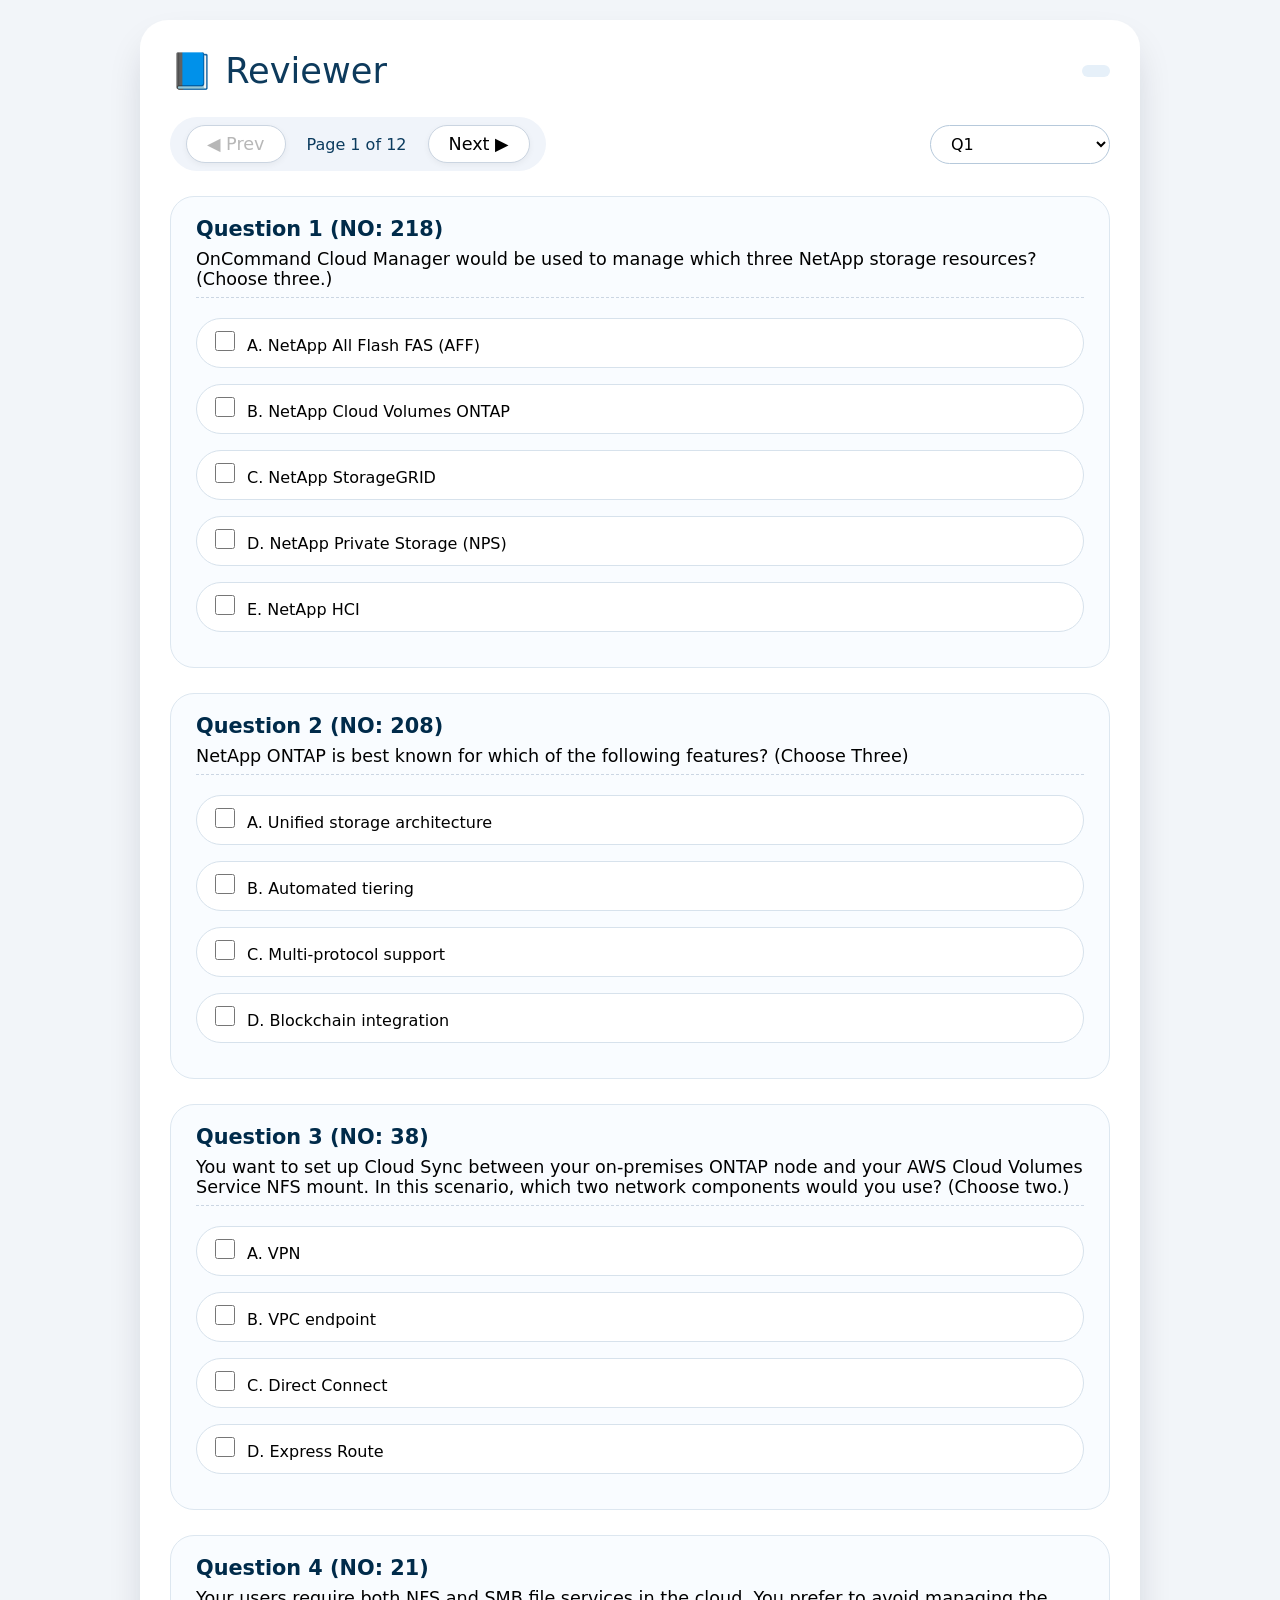
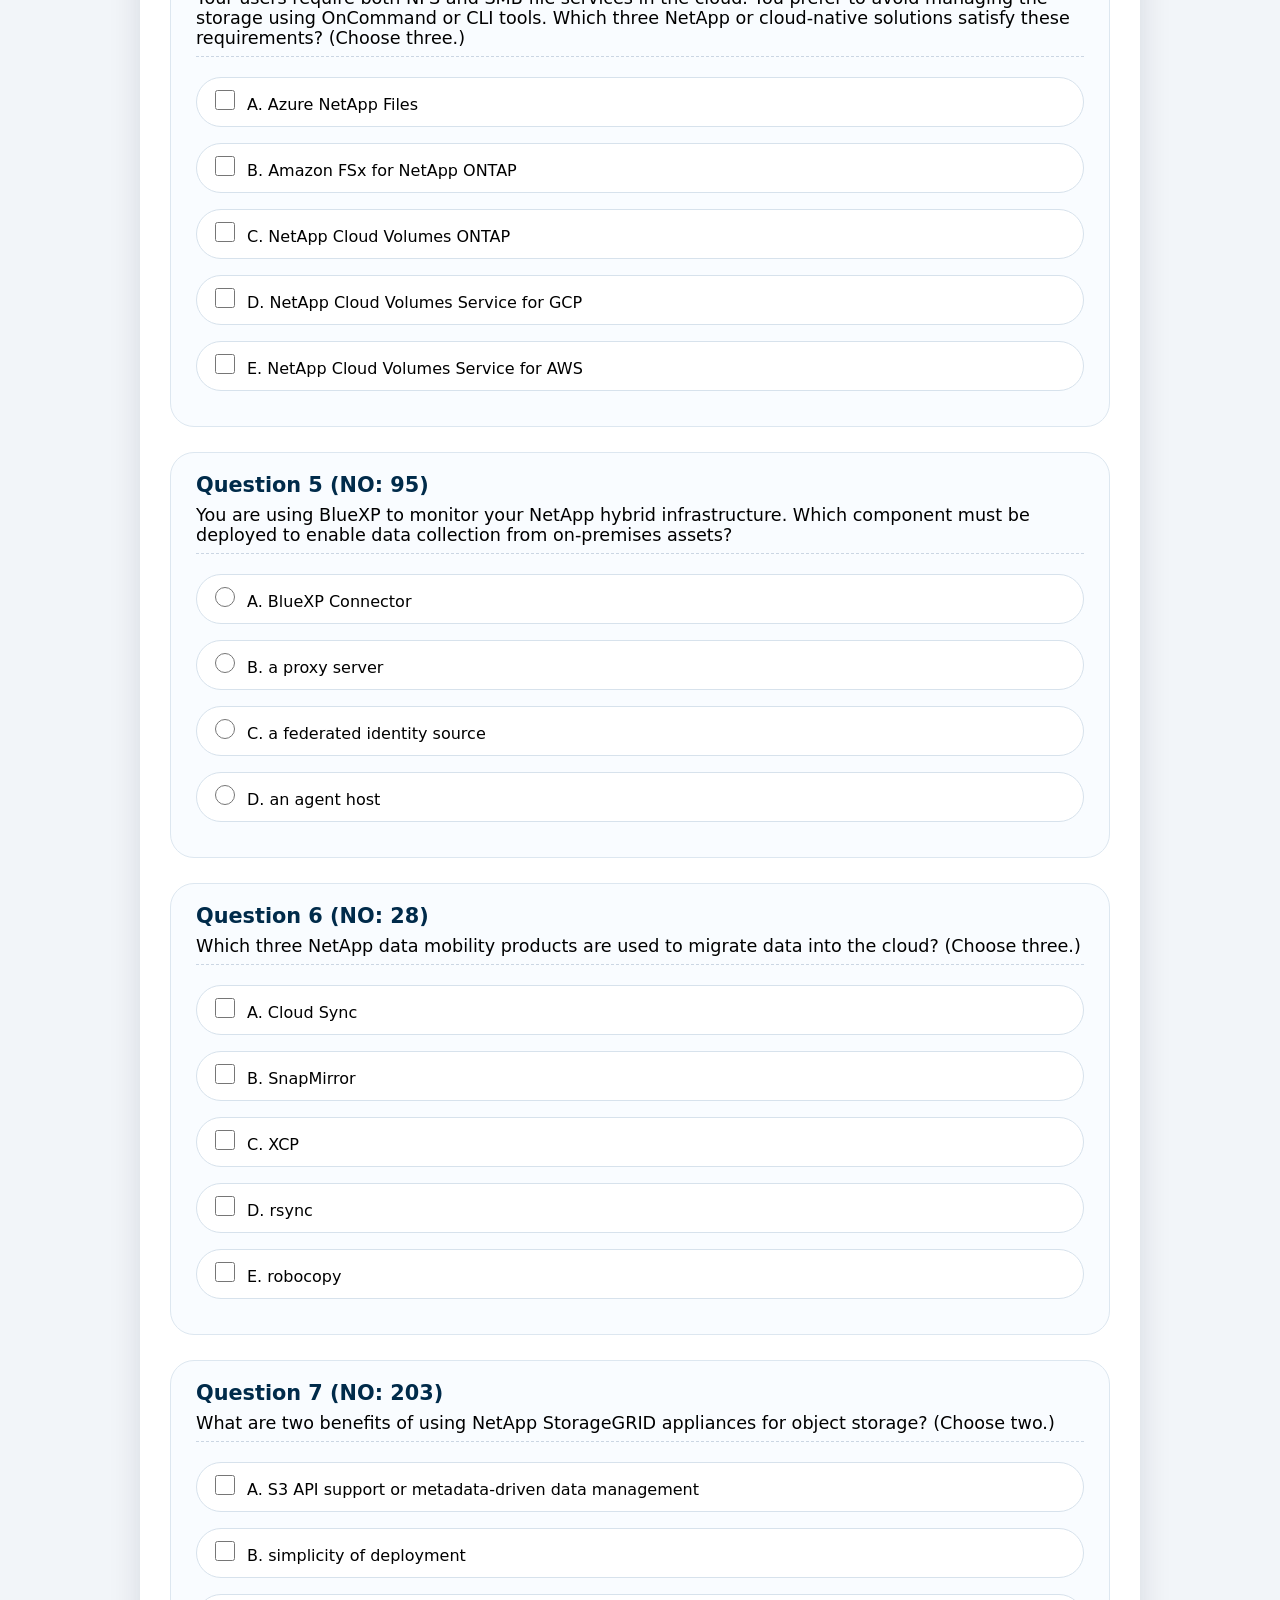
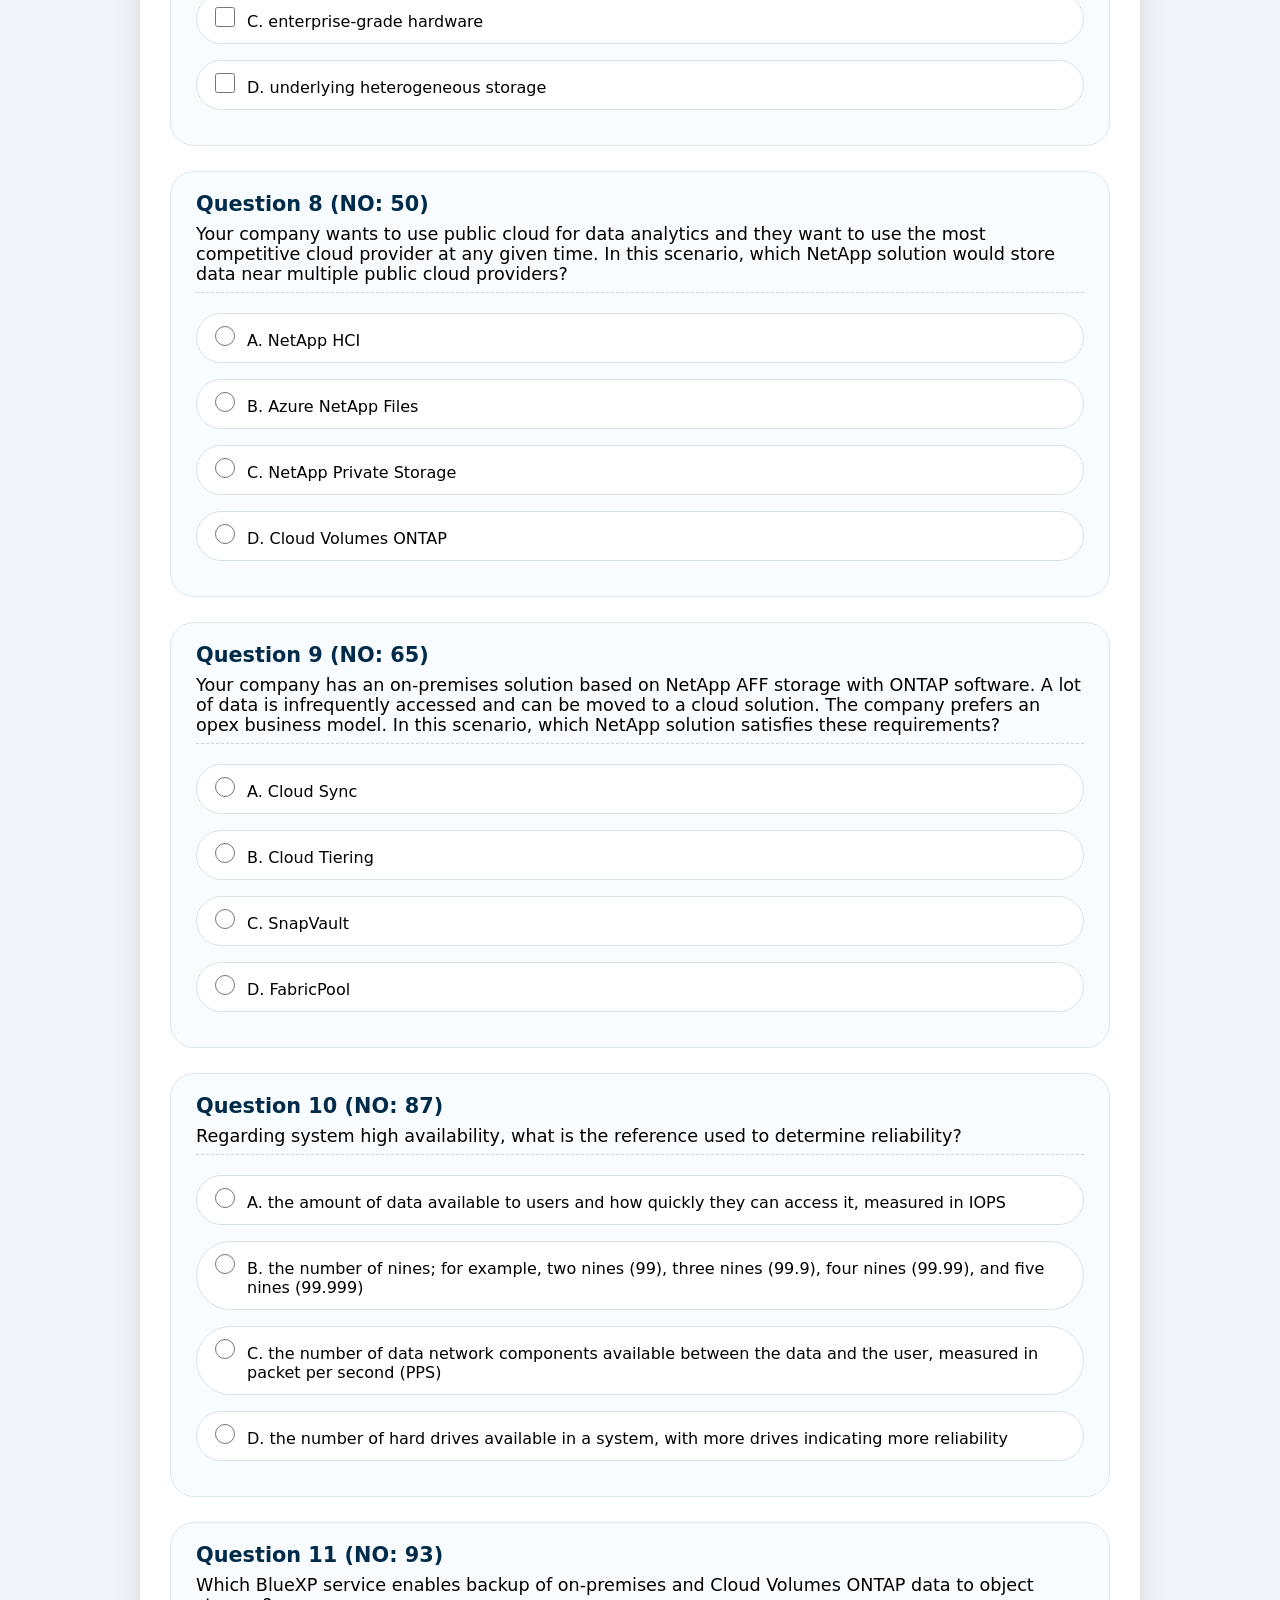
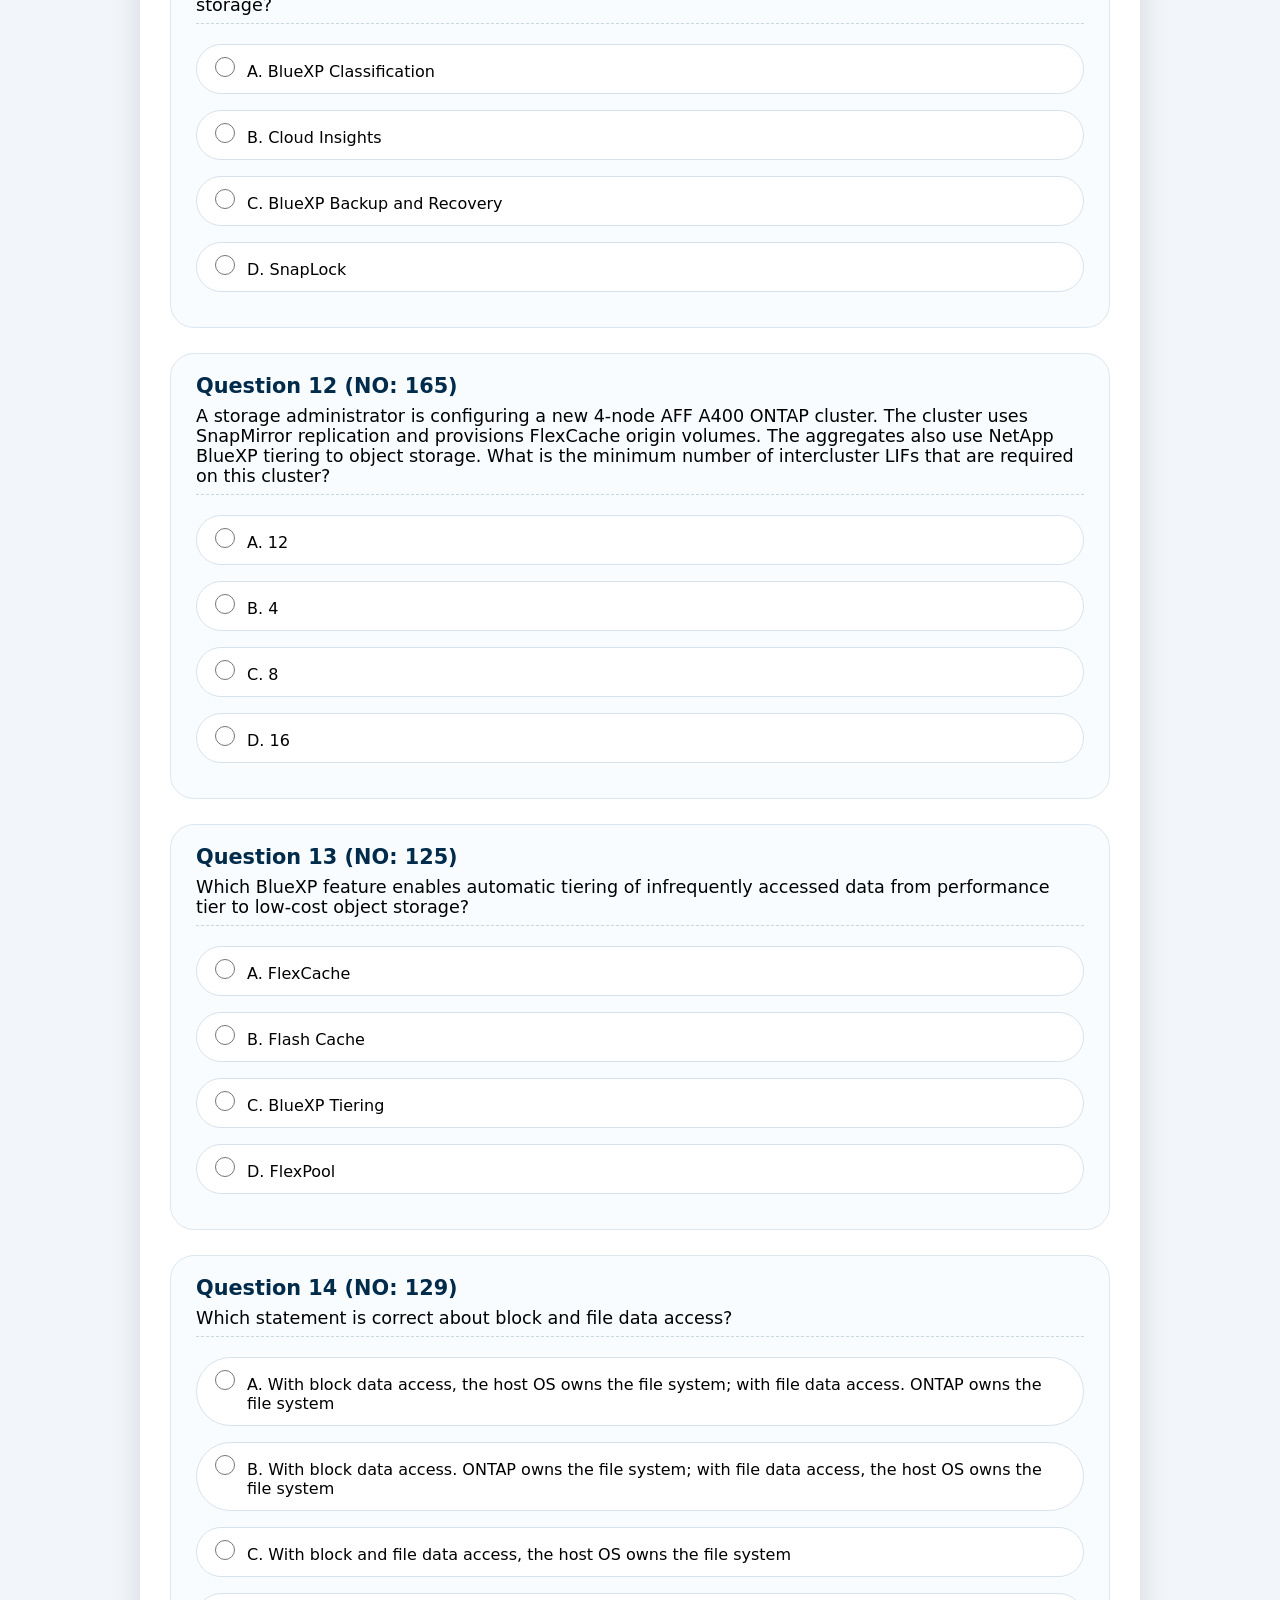
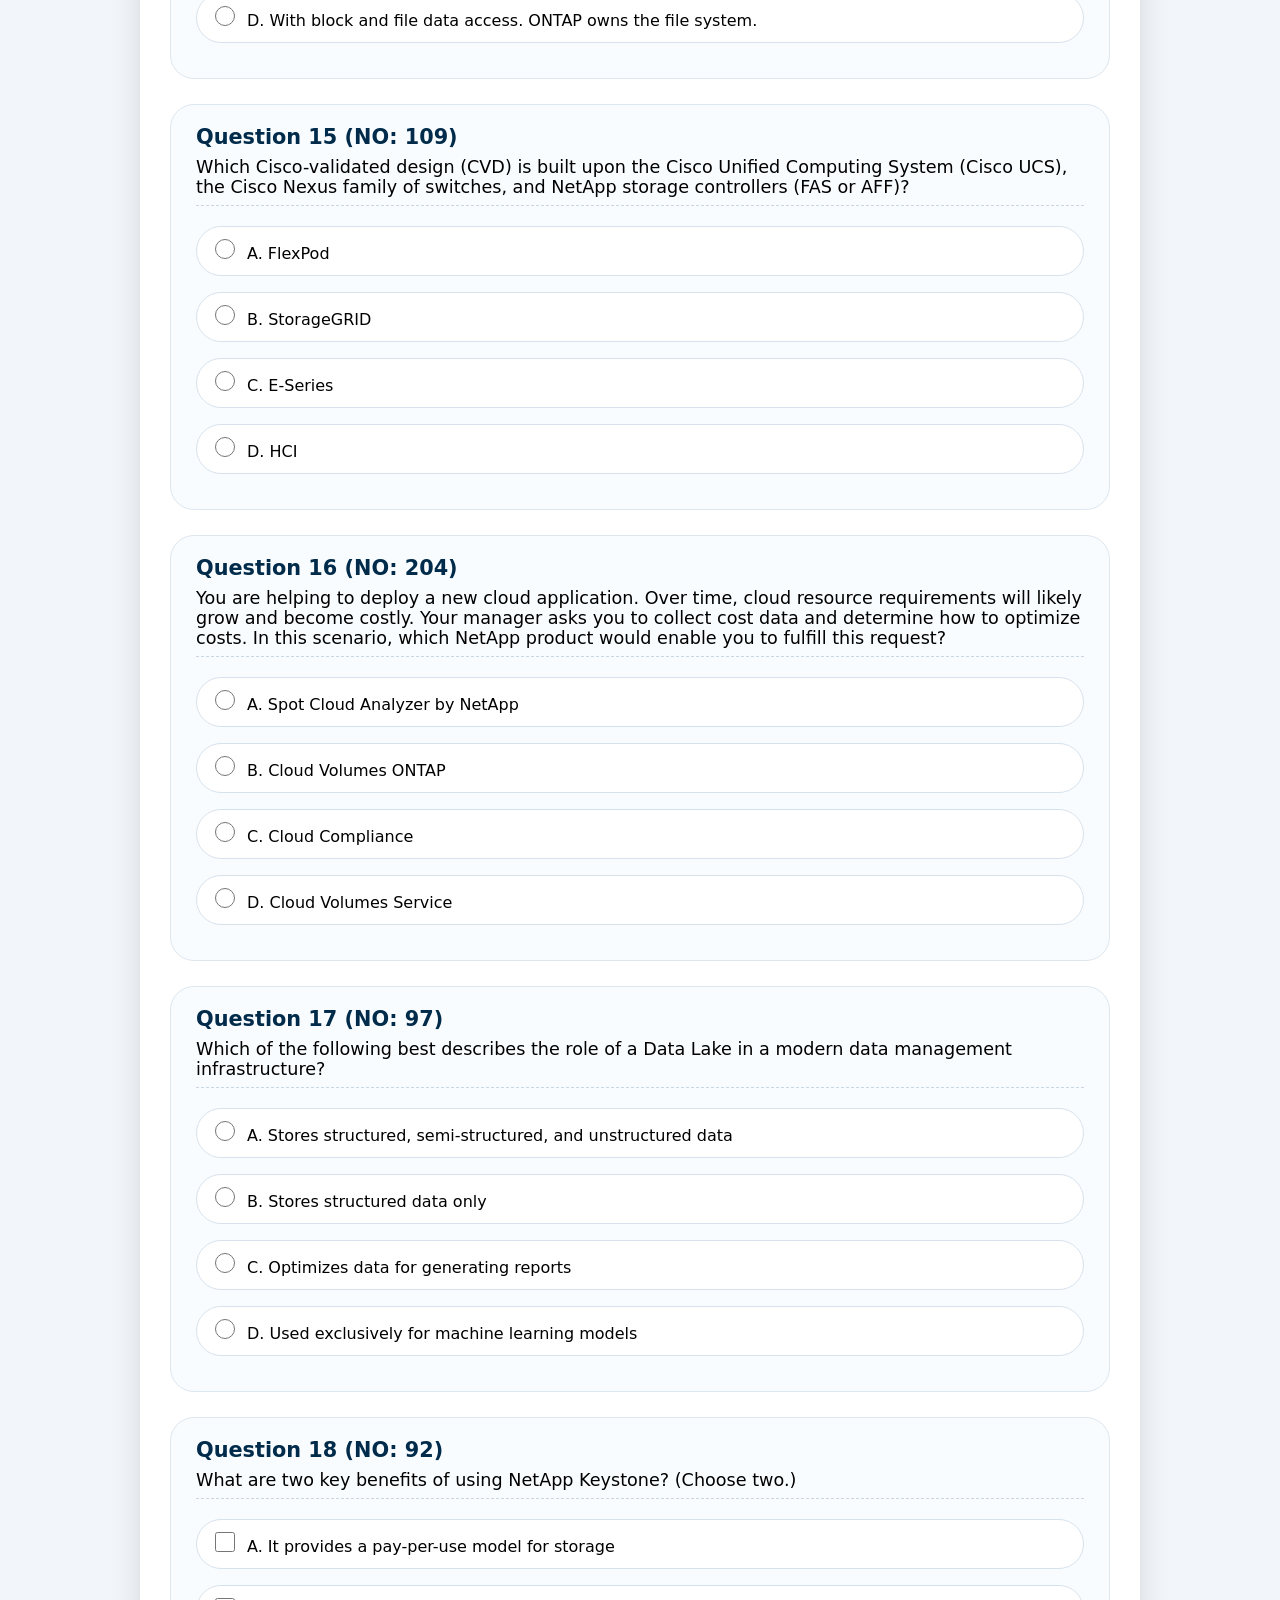
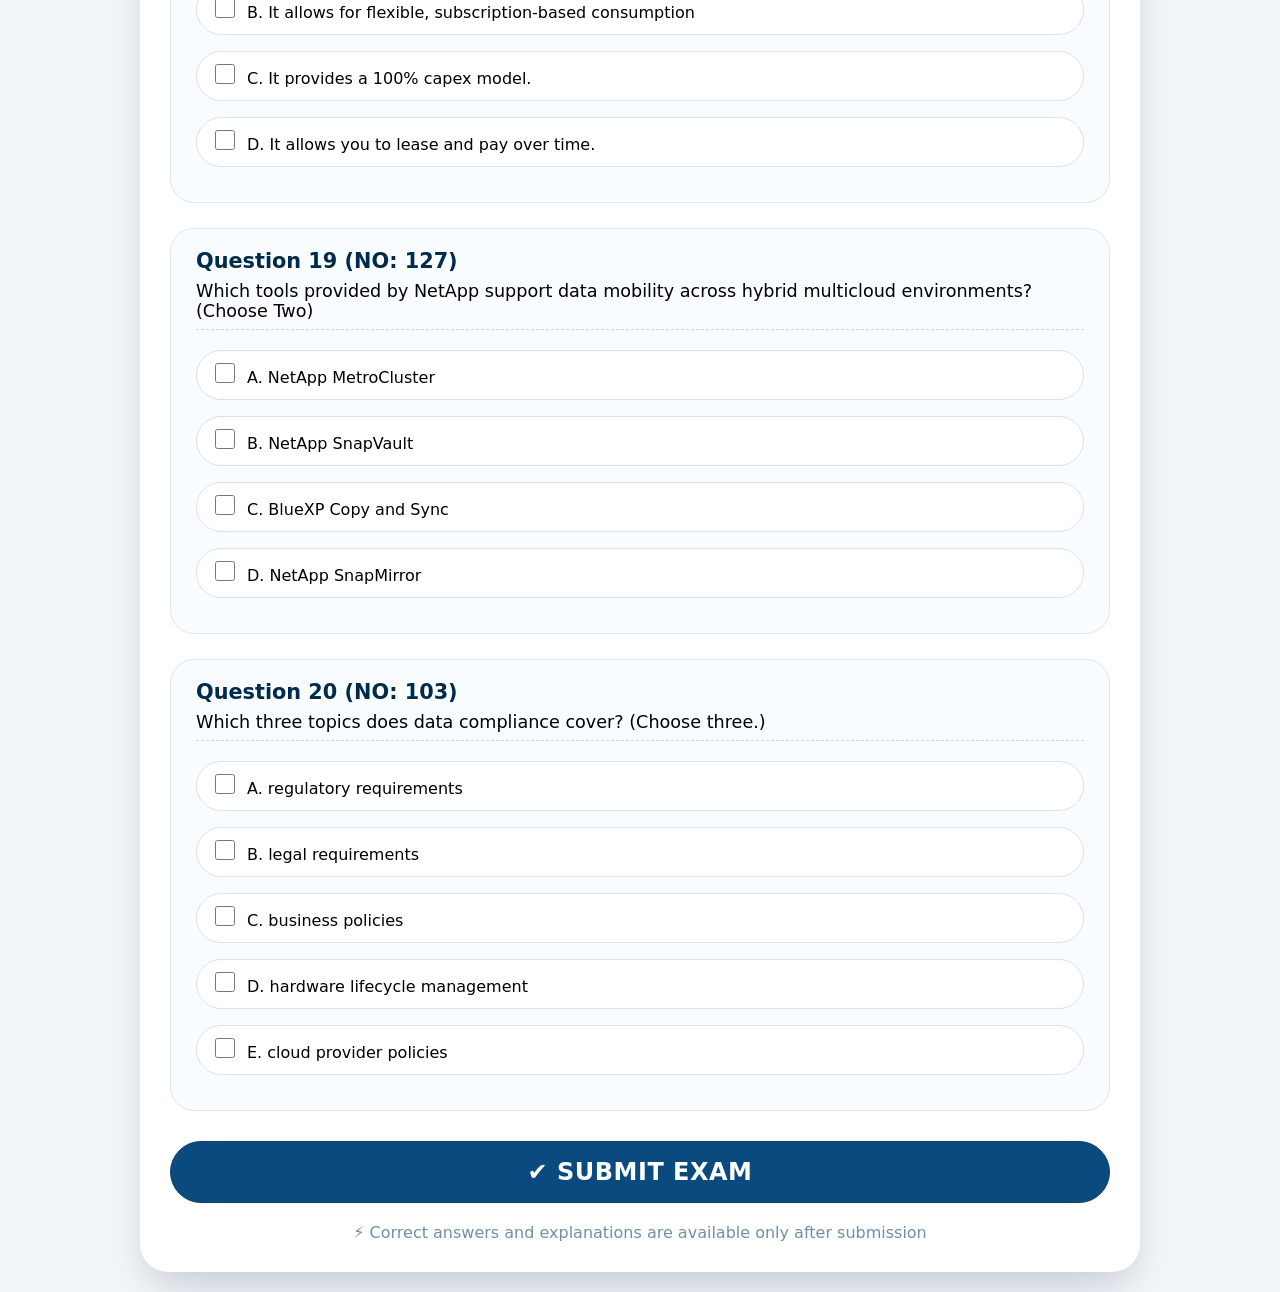
<file: index.html>
<!DOCTYPE html>
<html lang="en">
<head>
    <meta charset="UTF-8">
    <meta name="viewport" content="width=device-width, initial-scale=1.0">
    <title>Reviewer ni Daren</title>
    
    <!-- External CSS -->
    <link rel="stylesheet" href="styles.css">
</head>
<body>
    <div class="exam-container" id="app">
        <h1>📘 Reviewer <small></small></h1>

        <!-- main exam view (no explanations) -->
        <div id="exam-view">
            <div class="header-bar">
                <div class="pagination-controls">
                    <button id="prevPageBtn" disabled>◀ Prev</button>
                    <span id="pageIndicator">Page 1 of 12</span>
                    <button id="nextPageBtn">Next ▶</button>
                </div>
                <div class="nav-questions">
                    <select id="questionJumpSelect"></select>
                </div>
            </div>

            <div id="questionsContainer"></div>
            <button class="submit-btn" id="submitExamBtn">✔ SUBMIT EXAM</button>
        </div>

        <!-- summary view (hidden initially) shows explanations -->
        <div id="summary-view" class="hidden">
            <div class="summary-header">
                <span class="summary-score" id="finalScore">0 / 223</span>
                <button class="restart-btn" id="restartBtn">⟲ Restart exam (shuffle)</button>
            </div>
            <div id="summaryList" class="summary-list"></div>
        </div>
        <footer>⚡ Correct answers and explanations are available only after submission</footer>
    </div>

    <!-- External JavaScript -->
    <script src="script.js"></script>
</body>
</html>
</file>
<file: styles.css>
* { 
    box-sizing: border-box; 
    font-family: system-ui, -apple-system, 'Segoe UI', Roboto, sans-serif; 
}

/* Mobile Responsive Design */
@media screen and (max-width: 768px) {
    body { padding: 10px; }
    .exam-container { padding: 15px; border-radius: 20px; }
    h1 { font-size: 1.6rem; flex-direction: column; align-items: flex-start; gap: 5px; }
    h1 small { margin-left: 0; font-size: 0.9rem; }
    .header-bar { flex-direction: column; align-items: stretch; gap: 10px; }
    .pagination-controls { justify-content: center; padding: 6px 12px; }
    .pagination-controls button { padding: 6px 12px; font-size: 0.9rem; }
    .pagination-controls span { font-size: 0.9rem; min-width: 90px; }
    .nav-questions select { width: 100%; min-width: unset; padding: 10px; font-size: 0.95rem; }
    .question-block { padding: 15px; border-radius: 18px; }
    .q-title { font-size: 1.1rem; }
    .q-text { font-size: 1rem; }
    .options { gap: 10px; }
    .option-item { padding: 10px 14px; border-radius: 40px; gap: 8px; }
    .option-item input[type="checkbox"], 
    .option-item input[type="radio"] { width: 18px; height: 18px; flex-shrink: 0; }
    .option-text { font-size: 0.95rem; line-height: 1.3; }
    .submit-btn { font-size: 1.2rem; padding: 14px 20px; margin-top: 20px; }
    .summary-header { flex-direction: column; gap: 15px; text-align: center; padding: 15px; }
    .summary-score { font-size: 1.8rem; }
    .restart-btn { width: 100%; padding: 12px; font-size: 1.1rem; }
    .summary-list { max-height: 60vh; }
    .summary-question { padding: 15px; }
    .summary-qtext { font-size: 1rem; }
    .user-ans, .correct-ans { font-size: 0.95rem; }
    .explain { font-size: 0.9rem; padding: 8px 12px; }
    footer { font-size: 0.8rem; margin-top: 15px; }
}

/* Small phones */
@media screen and (max-width: 480px) {
    .exam-container { padding: 10px; }
    h1 { font-size: 1.4rem; }
    .pagination-controls { flex-wrap: wrap; }
    .pagination-controls button { padding: 8px 16px; font-size: 0.9rem; flex: 1; }
    .pagination-controls span { order: -1; width: 100%; text-align: center; margin-bottom: 5px; }
    .option-item { padding: 8px 12px; }
    .option-text { font-size: 0.9rem; }
    .q-title { font-size: 1rem; }
    .q-text { font-size: 0.95rem; }
    .submit-btn { font-size: 1.1rem; }
}

/* Tablet portrait */
@media screen and (min-width: 769px) and (max-width: 1024px) {
    .exam-container { max-width: 95%; padding: 20px; }
    h1 { font-size: 1.9rem; }
    .question-block { padding: 18px; }
}

/* Touch-friendly improvements */
@media (hover: none) and (pointer: coarse) {
    .pagination-controls button,
    .nav-questions select,
    .option-item,
    .submit-btn,
    .restart-btn {
        min-height: 44px;
    }
    .option-item input[type="checkbox"],
    .option-item input[type="radio"] {
        width: 22px;
        height: 22px;
    }
}

body { 
    background: #f2f5f9; 
    margin: 0; 
    min-height: 100vh; 
    display: flex; 
    justify-content: center; 
    padding: 20px; 
}

.exam-container { 
    max-width: 1000px; 
    width: 100%; 
    background: white; 
    border-radius: 28px; 
    box-shadow: 0 20px 40px -10px rgba(0,20,40,0.2); 
    padding: 30px; 
}

h1 { 
    font-size: 2.2rem; 
    font-weight: 500; 
    margin: 0 0 10px; 
    color: #0d3a5c; 
    display: flex; 
    align-items: center; 
    gap: 8px; 
}

h1 small { 
    font-size: 1rem; 
    color: #2d6a9f; 
    margin-left: auto; 
    font-weight: 400; 
    background: #e6f0f9; 
    padding: 6px 14px; 
    border-radius: 40px; 
}

.header-bar { 
    display: flex; 
    justify-content: space-between; 
    align-items: center; 
    flex-wrap: wrap; 
    gap: 15px; 
    margin: 25px 0 15px; 
}

.pagination-controls { 
    display: flex; 
    align-items: center; 
    gap: 16px; 
    background: #f0f4fa; 
    padding: 8px 16px; 
    border-radius: 60px; 
}

.pagination-controls button { 
    background: white; 
    border: none; 
    font-size: 1.1rem; 
    padding: 8px 20px; 
    border-radius: 40px; 
    font-weight: 500; 
    cursor: pointer; 
    box-shadow: 0 2px 6px rgba(0,0,0,0.05); 
    transition: 0.1s; 
    border: 1px solid #cbd5e1; 
}

.pagination-controls button:hover { 
    background: #e2eaf3; 
}

.pagination-controls span { 
    font-weight: 500; 
    color: #0b3b5e; 
    min-width: 110px; 
    text-align: center; 
}

.nav-questions { 
    display: flex; 
    gap: 12px; 
    align-items: center; 
    flex-wrap: wrap; 
}

.nav-questions select { 
    padding: 8px 16px; 
    border-radius: 40px; 
    border: 1px solid #b6c9db; 
    background: white; 
    font-size: 1rem; 
    min-width: 180px; 
    cursor: pointer; 
}

.progress { 
    font-size: 0.95rem; 
    color: #1f5a8e; 
    margin-left: 10px; 
}

.question-block { 
    background: #f9fcff; 
    border: 1px solid #dde7f0; 
    border-radius: 24px; 
    padding: 20px 25px; 
    margin-top: 25px; 
}

.q-title { 
    font-weight: 600; 
    font-size: 1.3rem; 
    margin: 0 0 6px; 
    color: #002b4a; 
}

.q-text { 
    font-size: 1.1rem; 
    margin: 8px 0 20px; 
    padding-bottom: 8px; 
    border-bottom: 1px dashed #cbd6e3; 
}

.options { 
    display: flex; 
    flex-direction: column; 
    gap: 16px; 
    margin: 20px 0 15px; 
}

.option-item { 
    display: flex; 
    align-items: baseline; 
    gap: 12px; 
    background: white; 
    padding: 12px 18px; 
    border-radius: 60px; 
    border: 1px solid #d7e2ec; 
}

.option-item input[type="checkbox"], 
.option-item input[type="radio"] { 
    width: 20px; 
    height: 20px; 
    accent-color: #0f6cbf; 
    margin: 0; 
    flex-shrink: 0; 
}

.option-text { 
    font-size: 1rem; 
}

.submit-btn { 
    background: #0a4a7e; 
    color: white; 
    border: none; 
    font-size: 1.5rem; 
    font-weight: 600; 
    padding: 16px 30px; 
    border-radius: 60px; 
    width: 100%; 
    margin: 30px 0 0; 
    cursor: pointer; 
    transition: background 0.15s; 
    border: 1px solid #0c4170; 
    letter-spacing: 0.5px; 
}

.submit-btn:hover { 
    background: #0b3d63; 
}

.hidden { 
    display: none !important; 
}

#summary-view { 
    margin-top: 30px; 
}

.summary-header { 
    display: flex; 
    justify-content: space-between; 
    align-items: center; 
    flex-wrap: wrap; 
    background: #ddeeff; 
    border-radius: 60px; 
    padding: 15px 25px; 
    margin-bottom: 25px; 
}

.summary-score { 
    font-size: 2.2rem; 
    font-weight: 700; 
    color: #003056; 
}

.restart-btn { 
    background: white; 
    border: 2px solid #145a8d; 
    color: #145a8d; 
    padding: 12px 32px; 
    border-radius: 40px; 
    font-size: 1.2rem; 
    font-weight: 600; 
    cursor: pointer; 
}

.summary-list { 
    max-height: 70vh; 
    overflow-y: auto; 
    border: 1px solid #c5d9eb; 
    border-radius: 30px; 
    background: #f6faff; 
    padding: 10px; 
}

.summary-question { 
    border-radius: 20px; 
    margin: 12px 0; 
    padding: 18px 22px; 
    border-left: 8px solid transparent; 
    box-shadow: 0 2px 6px rgba(0,0,0,0.02); 
}

.summary-question.correct { 
    background: #e1f7e1; 
    border-left-color: #1f9e1f; 
}

.summary-question.incorrect { 
    background: #ffeae9; 
    border-left-color: #cb3f3f; 
}

.summary-qtext { 
    font-weight: 500; 
    font-size: 1.1rem; 
}

.user-ans, .correct-ans { 
    padding: 6px 0 2px; 
    font-size: 1rem; 
}

.explain { 
    font-style: italic; 
    background: #eef3f9; 
    border-radius: 14px; 
    padding: 10px 15px; 
    margin-top: 12px; 
    color: #103450; 
}

.answered-mark { 
    color: #077307; 
    font-weight: 600; 
    margin-left: 6px; 
    font-size: 1.1rem; 
}

footer { 
    text-align: center; 
    color: #6f8faa; 
    margin-top: 20px; 
}
</file>
